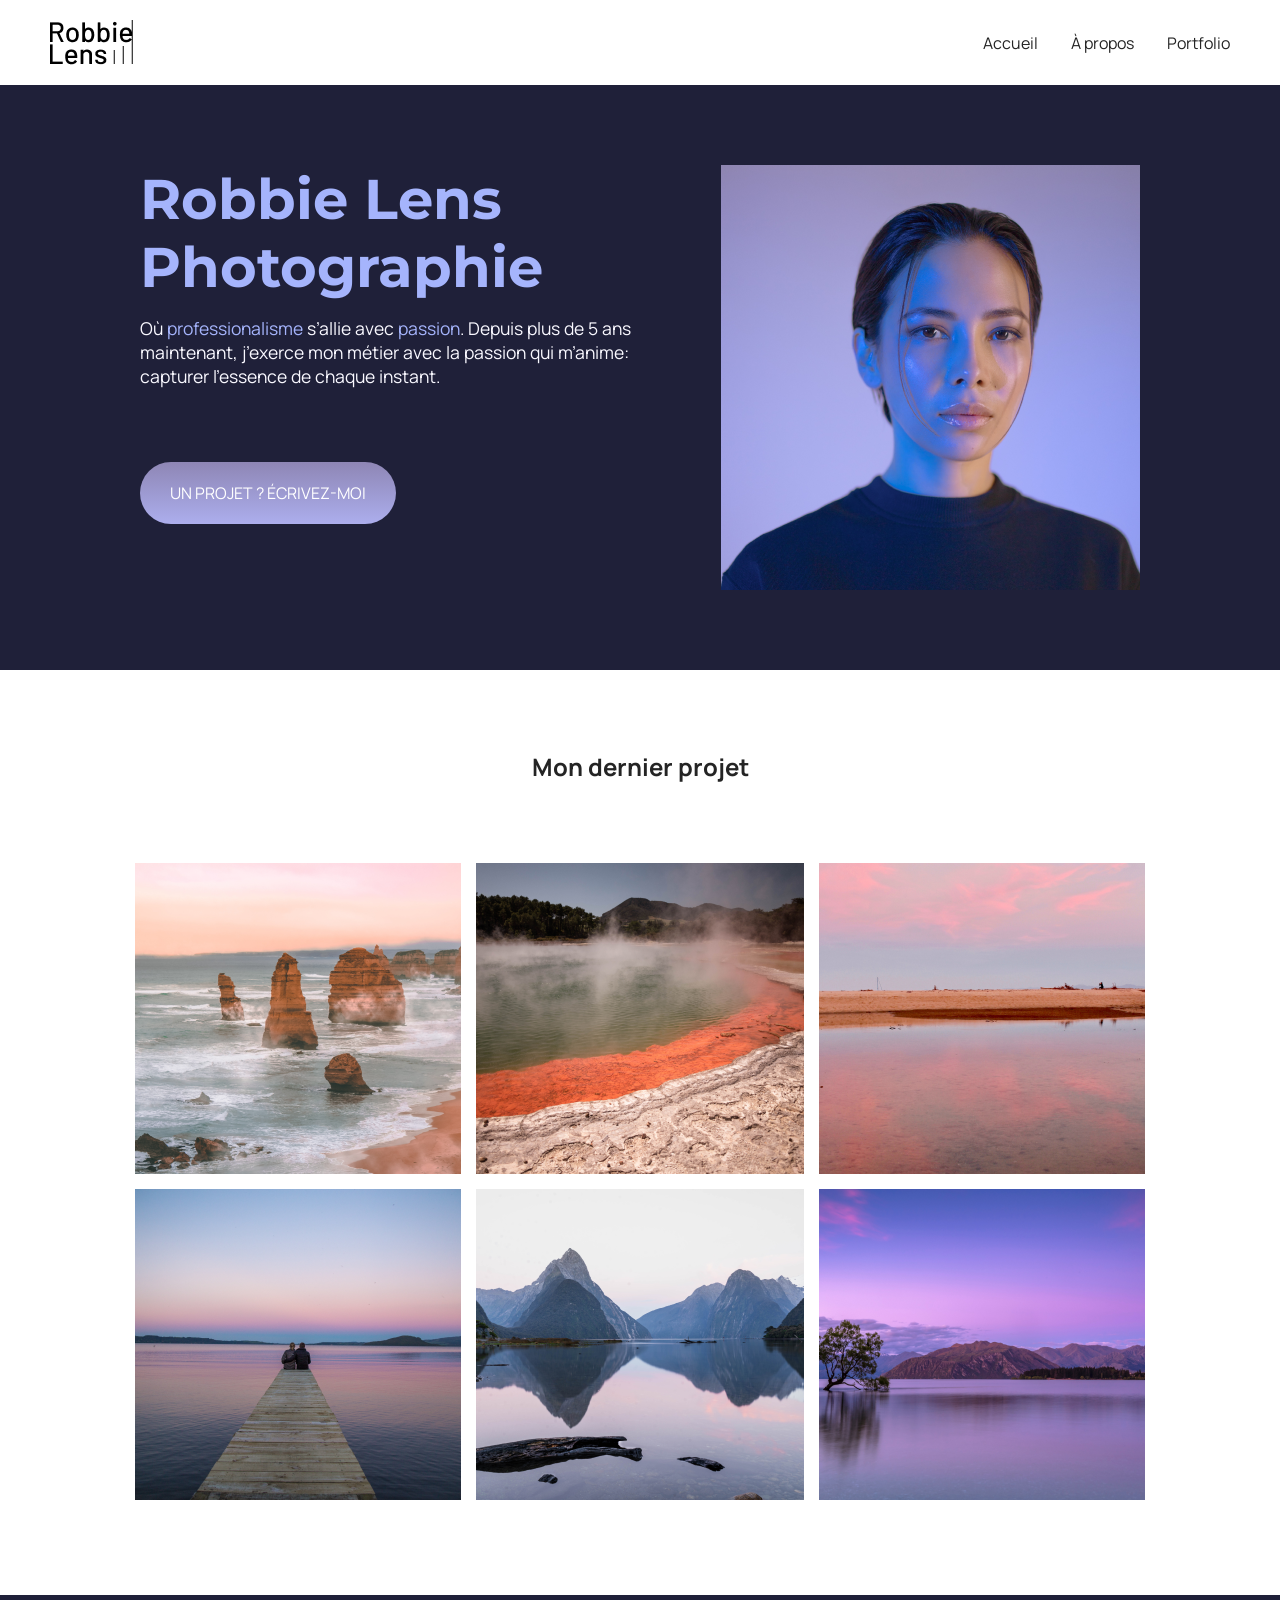
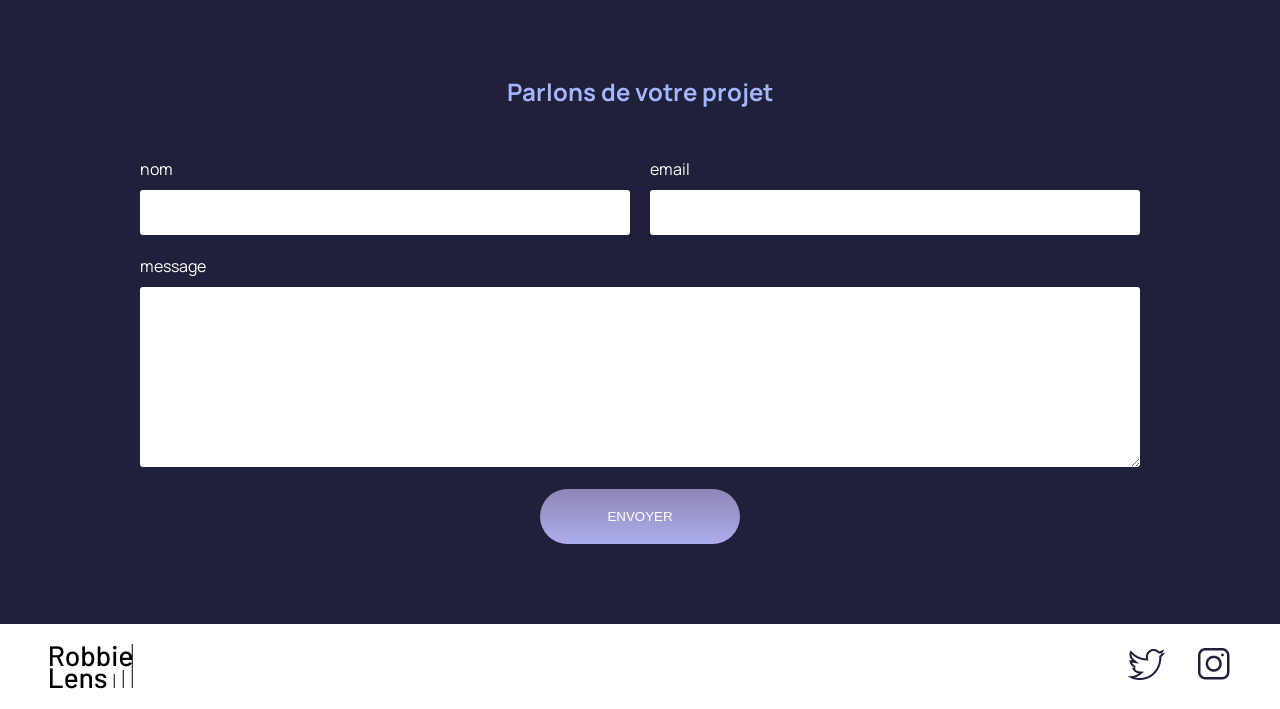
<file: index.html>
<!DOCTYPE html>
  <html lang="fr">
  
  <head>
      <meta charset="utf-8" >
      <title>Accueil - Robbie Lens Photographie</title>
      <link href="style/index.css" rel="stylesheet" >
      <link href="style/style.css" rel="stylesheet" >
      <link rel="preconnect" href="https://fonts.googleapis.com">
      <link rel="preconnect" href="https://fonts.gstatic.com" crossorigin>
      <link href="https://fonts.googleapis.com/css2?family=Manrope&family=Montserrat&display=swap" rel="stylesheet">
  </head>
  
  <body>
      <header>
          <nav>
              <img src="images/logo.png" alt="Logo Robbie Lens" >
              <div>
                  <a href="index.html">Accueil</a>
                  <a href="a-propos.html">À propos</a>
                  <a href="portfolio.html">Portfolio</a>
              </div>
          </nav>
      </header>
      <main>
          <section class="accueil-introduction">
              <div>
                  <h1>Robbie Lens Photographie</h1>
                  <p>
                      Où <em>professionalisme</em> s’allie avec <em>passion</em>. Depuis
                      plus de 5 ans maintenant, j’exerce mon métier avec la passion
                      qui m’anime:<br>capturer l’essence de chaque instant.
                  </p><br><br>
                  <a href="index.html#contact" class="cta">UN PROJET ? ÉCRIVEZ-MOI</a>
              </div>
              <img src="images/robbie-lens.png" alt="Portrait avec effet de la photographe Robbie Lens" >
          </section>
          <section class="accueil-photos">
              <h2>Mon dernier projet</h2>
              <div>
                  <img src="images/accueil/element-1.png" alt="Twelve apostles - Australie" >
                  <img src="images/accueil/element-2.png" alt="Wai-O-Tapu - Nouvelle-Zélande" >
                  <img src="images/accueil/element-3.png" alt="Parc National d’Abel Tasman - Nouvelle-Zélande" >
              </div>
              <div>
                  <img src="images/accueil/element-4.png" alt="Lac Rotorua - Nouvelle-Zélande" >
                  <img src="images/accueil/element-5.png" alt="Milford Sound - Nouvelle-Zélande" >
                  <img src="images/accueil/element-6.png" alt="Lac Wanaka - Nouvelle-Zélande" >
              </div>
          </section>
          <section id="contact" class="section-contact">
            <h2>Parlons de votre projet</h2>
            <form method="get" action="#">
                <div class="form-nom-email">
                    <div class="form-column">
                        <label for="nom">nom</label>
                        <input type="text" name="nom" id="nom" >
                    </div>
                    <div class="form-column">
                        <label for="email">email</label>
                        <input type="email" name="email" id="email" >
                    </div>
                </div>
                <label for="message">message</label>
                <textarea name="message" id="message" rows="10"></textarea><br>
                <input type="submit" value="ENVOYER" class="cta" >
            </form>
        </section>
      </main>
      <footer>
          <img src="images/logo.png" alt="Logo Robbie Lens" >
          <div>
              <a target="_blank" href="https://twitter.com/" class="lien-icone">
                  <img src="images/twitter.png" alt="Logo Twitter" >
              </a>
              <a target="_blank" href="https://www.instagram.com/" class="lien-icone">
                  <img src="images/instagram.png" alt="Logo Instagram" >
              </a>
          </div>
      </footer>
  </body>
  
  </html>
</file>
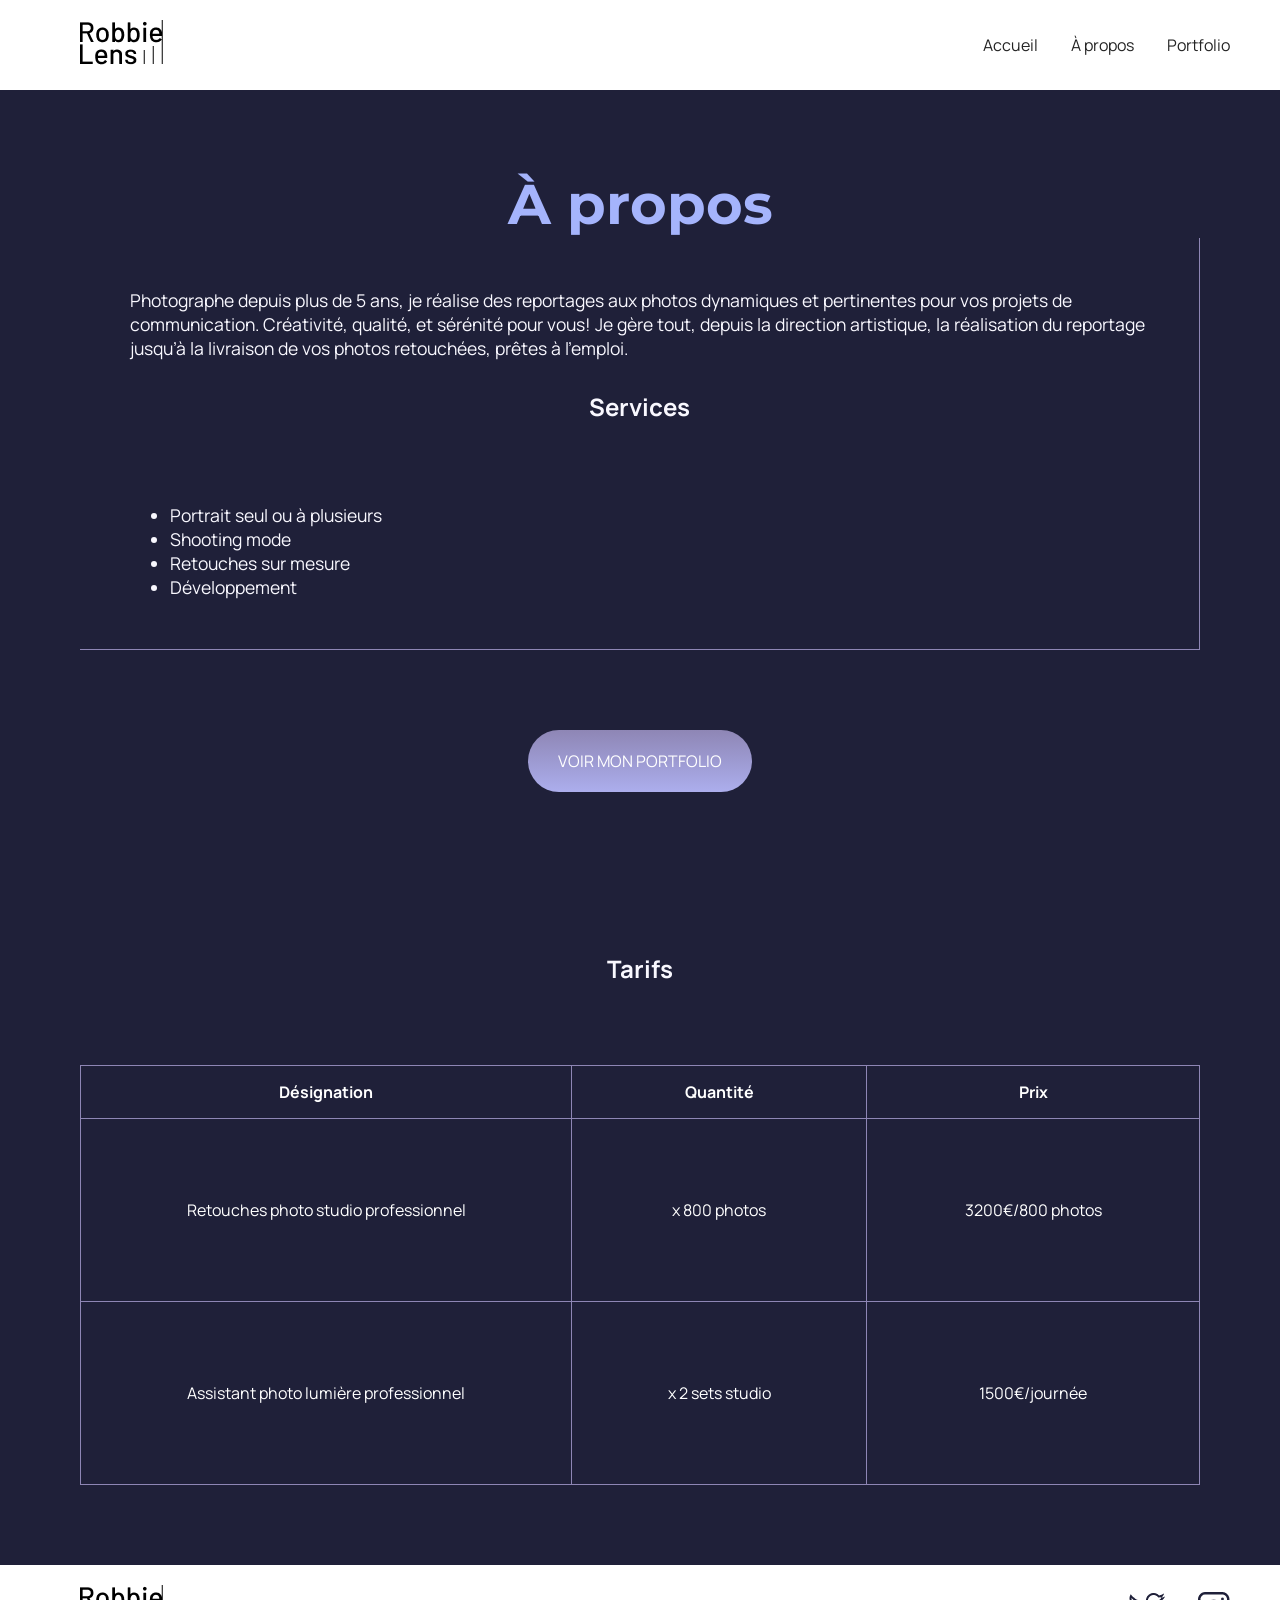
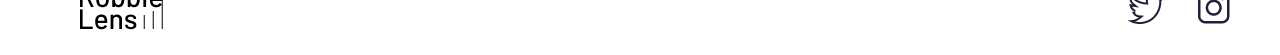
<file: a-propos.html>
<!DOCTYPE html>
<html lang="fr">

<head>
    <meta charset="utf-8" >
    <title>À propos - Robbie Lens Photographie</title>
    <link href="style/a-propos.css" rel="stylesheet" >
    <link href="style/style.css" rel="stylesheet" >
    <link rel="preconnect" href="https://fonts.googleapis.com">
    <link rel="preconnect" href="https://fonts.gstatic.com" crossorigin>
    <link href="https://fonts.googleapis.com/css2?family=Manrope&family=Montserrat&display=swap" rel="stylesheet">
</head>

<body>
    <header>
        <nav>
            <a href="index.html" class="lien-icone">
                <img src="images/logo.png" alt="Logo Robbie Lens" >
            </a>
            
            <div>
                <a href="index.html">Accueil</a>
                <a href="a-propos.html">À propos</a>
                <a href="portfolio.html">Portfolio</a>
            </div>
        </nav>
    </header>
    <main class="a-propos-main">
        <section>
            <h1>À propos</h1>
            <div class="carre-contenu">
                <p>
                    Photographe depuis plus de 5 ans, je réalise des reportages aux photos dynamiques et pertinentes
                    pour
                    vos
                    projets de communication. Créativité, qualité, et sérénité pour vous! Je gère tout, depuis la
                    direction
                    artistique, la réalisation du reportage jusqu’à la livraison de vos photos retouchées, prêtes à
                    l’emploi.
                </p>
                <h2>Services</h2>
                <ul>
                    <li>Portrait seul ou à plusieurs</li>
                    <li>Shooting mode</li>
                    <li>Retouches sur mesure</li>
                    <li>Développement</li>
                </ul>
            </div>
            <div>
                <a href="portfolio.html" class="cta">VOIR MON PORTFOLIO</a>
            </div>
        </section>
        <section class="section-tarifs">
            <h2>Tarifs</h2>
            <table>
                <thead>
                    <tr>
                        <th>Désignation</th>
                        <th>Quantité</th>
                        <th>Prix</th>
                    </tr>
                </thead>
                <tbody>
                    <tr>
                        <td>Retouches photo
                            studio professionnel</td>
                        <td>x 800 photos</td>
                        <td>3200€/800 photos</td>
                    </tr>
                    <tr>
                        <td>Assistant photo
                            lumière professionnel</td>
                        <td>x 2 sets studio</td>
                        <td>1500€/journée</td>
                    </tr>
                </tbody>
            </table>
            </h2>

        </section>
    </main>
    <footer>
        <a href="index.html" class="lien-icone">
            <img src="images/logo.png" alt="Logo Robbie Lens" >
        </a>
        <div>
            <a target="_blank" href="https://twitter.com/" class="lien-icone">
                <img src="images/twitter.png" alt="Logo Twitter" >
            </a>
            <a target="_blank" href="https://www.instagram.com/" class="lien-icone">
                <img src="images/instagram.png" alt="Logo Instagram" >
            </a>
        </div>
    </footer>
</body>

</html>
</file>
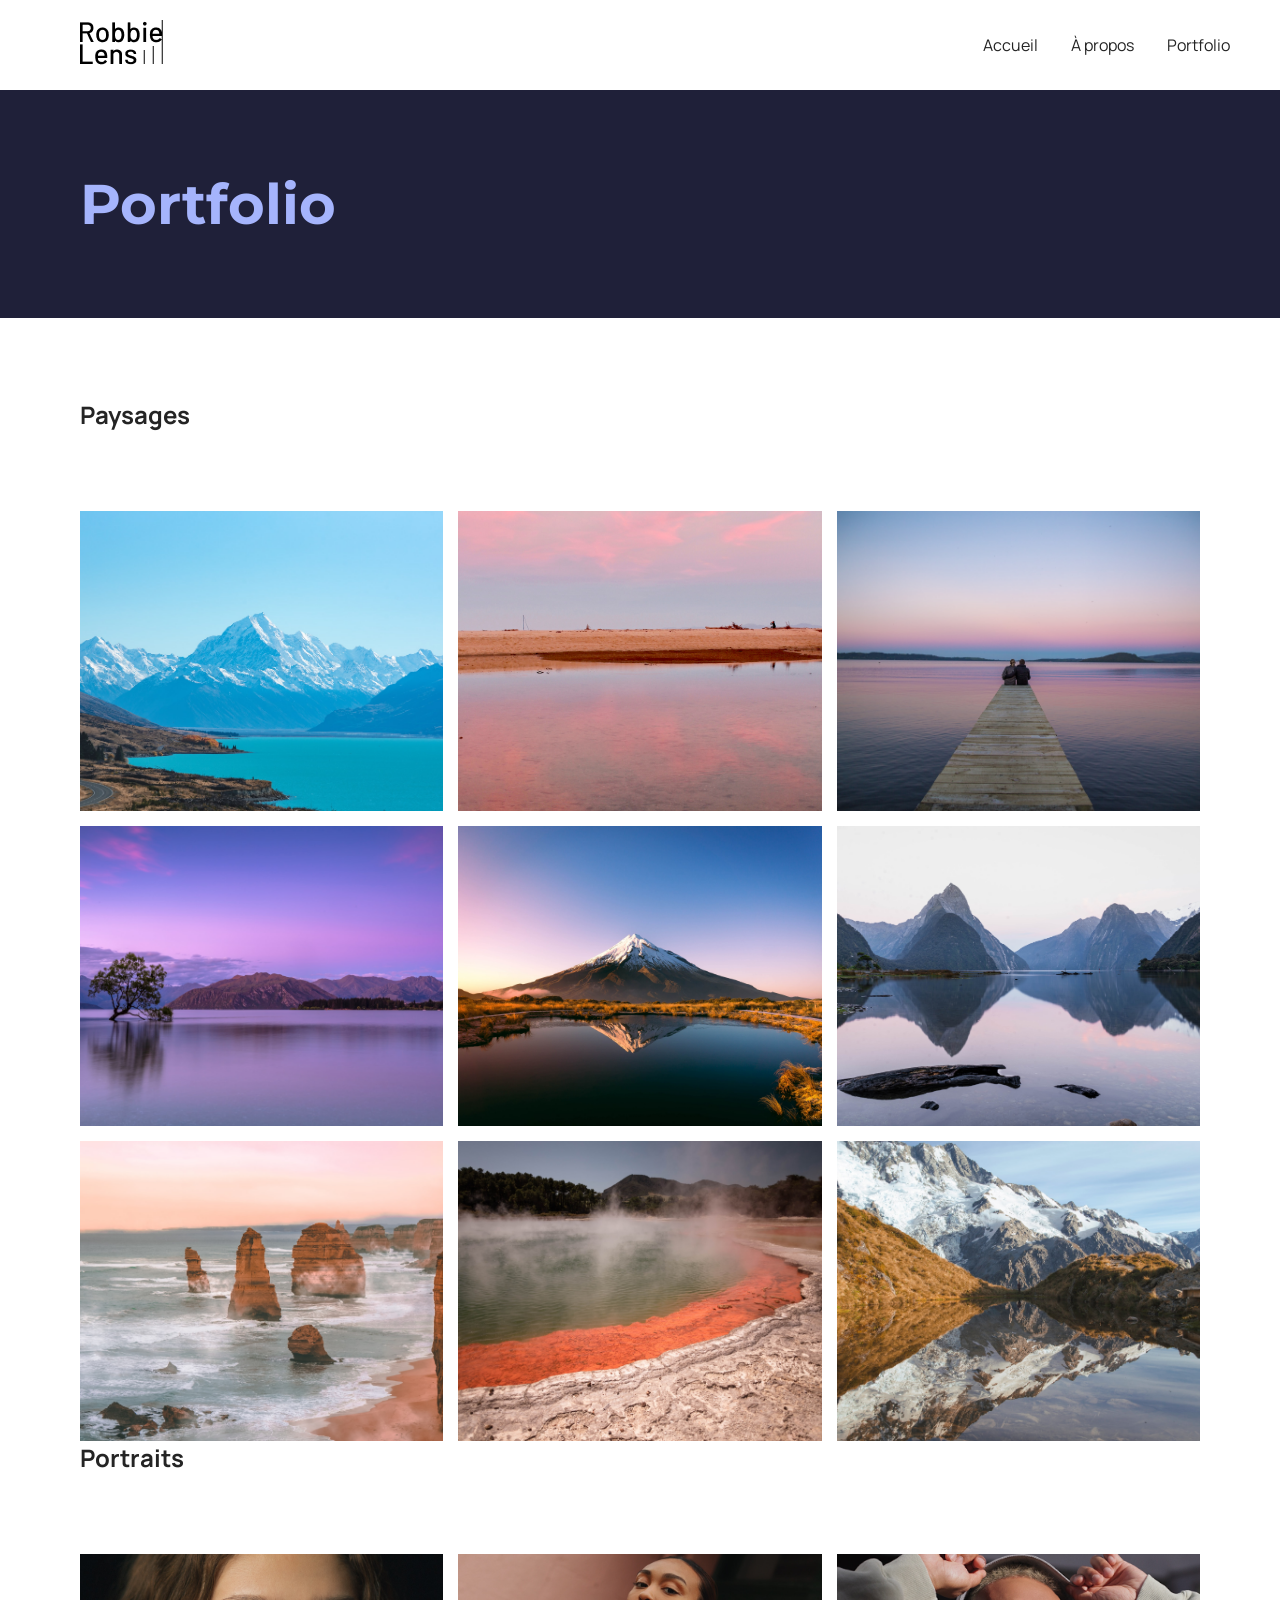
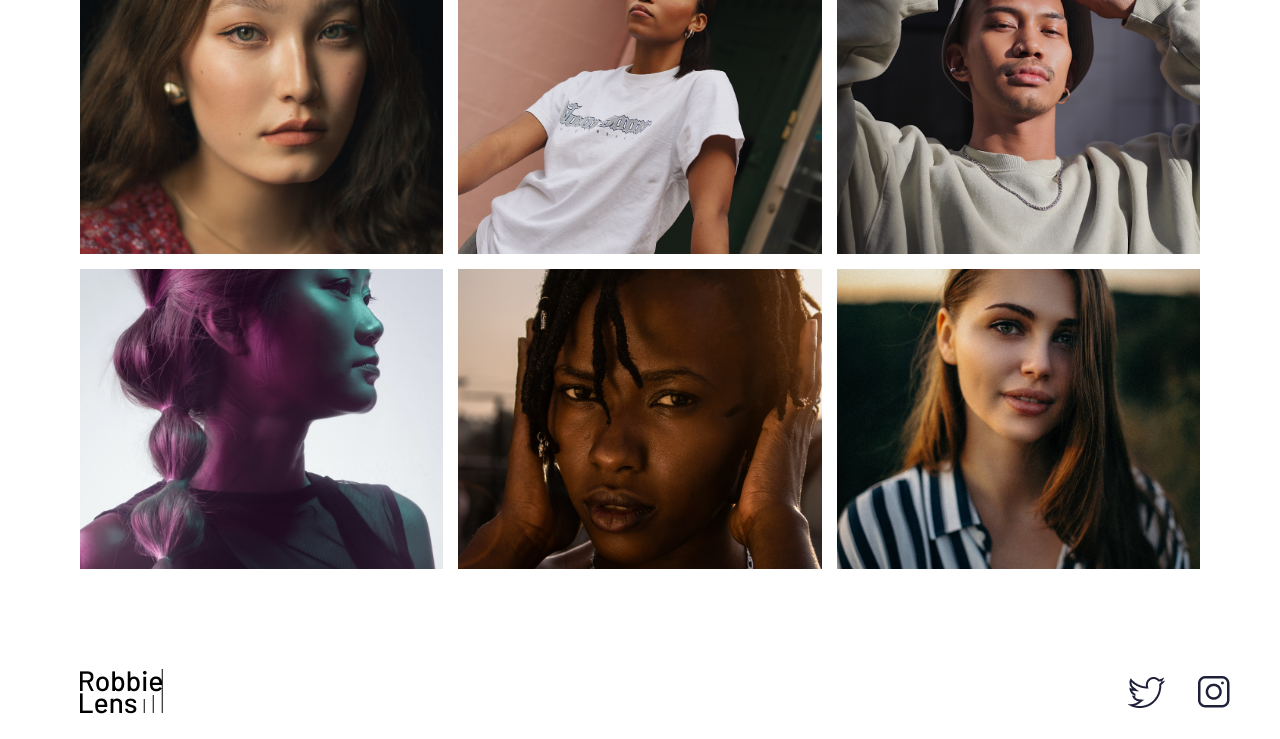
<file: portfolio.html>
<!DOCTYPE html>
<html lang="fr">

<head>
    <meta charset="utf-8" >
    <title>Portfolio - Robbie Lens Photographie</title>
    <link href="style/portfolio.css" rel="stylesheet" >
    <link href="style/style.css" rel="stylesheet" >
    <link rel="preconnect" href="https://fonts.googleapis.com">
    <link rel="preconnect" href="https://fonts.gstatic.com" crossorigin>
    <link href="https://fonts.googleapis.com/css2?family=Manrope&family=Montserrat&display=swap" rel="stylesheet">
</head>

<body>
    <header>
        <nav>
            <a href="index.html" class="lien-icone">
                <img src="images/logo.png" alt="Logo Robbie Lens" >
            </a>
            <div>
                <a href="index.html">Accueil</a>
                <a href="a-propos.html">À propos</a>
                <a href="portfolio.html">Portfolio</a>
            </div>
        </nav>
    </header>
    <main>
        <section>
            <h1>Portfolio</h1>
        </section>
        <section class="portfolio-section-photos">
            <h2>Paysages</h2>
            <div class="grid-paysages">
                <a href="images/portfolio/paysage1.jpg" class="lien-conteneur-photo">
                    <img src="images/portfolio/paysage1.jpg" alt="Mont Aoraki - Nouvelle-Zélande" >
                    <div class="photo-hover">Voir la photo</div>
                </a>
                <a href="images/portfolio/paysage2.jpg" class="lien-conteneur-photo">
                    <img src="images/portfolio/paysage2.jpg" alt="Parc National d’Abel Tasman - Nouvelle-Zélande" >
                    <div class="photo-hover">Voir la photo</div>
                </a>
                <a href="images/portfolio/paysage3.jpg" class="lien-conteneur-photo">
                    <img src="images/portfolio/paysage3.jpg" alt="Lac Rotorua - Nouvelle-Zélande" >
                    <div class="photo-hover">Voir la photo</div>
                </a>
                <a href="images/portfolio/paysage4.jpg" class="lien-conteneur-photo">
                    <img src="images/portfolio/paysage4.jpg" alt="Lac Wanaka - Nouvelle-Zélande" >
                    <div class="photo-hover">Voir la photo</div>
                </a>
                <a href="images/portfolio/paysage5.jpg" class="lien-conteneur-photo">
                    <img src="images/portfolio/paysage5.jpg" alt="Mont Taranaki - Nouvelle-Zélande" >
                    <div class="photo-hover">Voir la photo</div>
                </a>
                <a href="images/portfolio/paysage6.jpg" class="lien-conteneur-photo">
                    <img src="images/portfolio/paysage6.jpg" alt="Milford Sound - Nouvelle-Zélande" >
                    <div class="photo-hover">Voir la photo</div>
                </a>
                <a href="images/portfolio/paysage7.jpg" class="lien-conteneur-photo">
                    <img src="images/portfolio/paysage7.jpg" alt="Twelve Apostle - Australie" >
                    <div class="photo-hover">Voir la photo</div>
                </a>
                <a href="images/portfolio/paysage8.jpg" class="lien-conteneur-photo">
                    <img src="images/portfolio/paysage8.jpg" alt="Wai-O-Tapu - Nouvelle-Zélande" >
                    <div class="photo-hover">Voir la photo</div>
                </a>
                <a href="images/portfolio/paysage9.jpg" class="lien-conteneur-photo">
                    <img src="images/portfolio/paysage9.jpg" alt="Mont Cook - Nouvelle Zélande" >
                    <div class="photo-hover">Voir la photo</div>
                </a>
            </div>
            <h2>Portraits</h2>
            <div class="grid-portraits">
                <a href="images/portfolio/portrait1.jpg" class="lien-conteneur-photo">
                    <img src="images/portfolio/portrait1.jpg" alt="Portrait jeune femme 1" >
                    <div class="photo-hover">Voir la photo</div>
                </a>
                <a href="images/portfolio/portrait2.jpg" class="lien-conteneur-photo">
                    <img src="images/portfolio/portrait2.jpg" alt="Portrait jeune femme 2" >
                    <div class="photo-hover">Voir la photo</div>
                </a>
                <a href="images/portfolio/portrait3.jpg" class="lien-conteneur-photo">
                    <img src="images/portfolio/portrait3.jpg" alt="Portrait jeune homme 3" >
                    <div class="photo-hover">Voir la photo</div>
                </a>
                <a href="images/portfolio/portrait4.jpg" class="lien-conteneur-photo">
                    <img src="images/portfolio/portrait4.jpg" alt="Portrait jeune femme 4" >
                    <div class="photo-hover">Voir la photo</div>
                </a>
                <a href="images/portfolio/portrait5.jpg" class="lien-conteneur-photo">
                    <img src="images/portfolio/portrait5.jpg" alt="Portrait jeune femme 5" >
                    <div class="photo-hover">Voir la photo</div>
                </a>
                <a href="images/portfolio/portrait6.jpg" class="lien-conteneur-photo">
                    <img src="images/portfolio/portrait6.jpg" alt="Portrait jeune femme 6" >
                    <div class="photo-hover">Voir la photo</div>
                </a>

            </div>
        </section>
    </main>
    <footer>
        <a href="index.html" class="lien-icone">
            <img src="images/logo.png" alt="Logo Robbie Lens" >
        </a>
        <div>
            <a target="_blank" href="https://twitter.com/" class="lien-icone">
                <img src="images/twitter.png" alt="Logo Twitter" >
            </a>
            <a target="_blank" href="https://www.instagram.com/" class="lien-icone">
                <img src="images/instagram.png" alt="Logo Instagram" >
            </a>
        </div>
    </footer>
</body>

</html>
<!-- REVOIR CODE!-->
</file>
<file: style/index.css>
.accueil-photos {
  background-color: white;
  padding: 80px;
}

.accueil-photos h2 {
  color: #242424;
  text-align: center;
  margin-bottom: 80px;
}

.accueil-photos div {
  display: flex;
  flex-direction: row;
  gap: 15px;
  justify-content: center;
  margin-bottom: 15px;
}

.accueil-introduction {
  display: flex;
  flex-direction: row;
  max-width: 1000px;
  align-items: flex-start;
  margin: auto;
}

.accueil-introduction h1 {
  margin-bottom: 15px;
}

.accueil-introduction p {
  margin-bottom: 30px;
}

.accueil-introduction div {
  padding-right: 80px;
}




.section-contact h2 {
  color: #a5b4fc;
  text-align: center;
  margin-bottom: 50px;
}

.form-nom-email{
  display: flex;
  flex-direction: row;
  gap: 20px;
}

.form-column{
  flex: 1;
  display: flex;
  flex-direction: column;          
  margin-bottom: 20px;
}

form{
  display: flex;
  flex-direction: column;
  margin: auto;
  color: white;
  max-width:1000px;
}

label {
  margin-bottom: 10px;
}


input,
textarea {
  padding: 15px;
  border-radius: 3px;
  border: none;
}

input[type="submit"] {
  width: 200px;
  margin-top: 30px;
  margin: auto;
}

@media screen and (max-width: 996px) {
  .accueil-introduction {
    flex-direction: column;
    align-items: center;
    justify-content: center;
  }

  .accueil-introduction div {
    padding-right: 0;
    text-align: center;
    order: 2;  /*revoir*/
  }

  .accueil-introduction img {
    order: 1;
    margin-bottom: 20px;
    width: 100%;
  }

  .accueil-photos {
    padding: 20px;
  }

  .accueil-photos div {
    flex-direction: column;
  }

  .section-contact {
    padding: 50px 20px;
  }

  .form-nom-email {
    flex-direction: column;
    gap: 0;
  }
}
</file>
<file: style/style.css>
* {
  margin: 0;
}

body {
  font-family: 'Manrope', sans-serif;
  font-size: 1em;
  background-color: #1f2039;
}

a {
  color: #242424;
  text-decoration: none;
}

em {
  color: #a5b4fc;
  font-style: normal;
}

h1 {
  font-size: 3.5em;
  color: #a5b4fc;
  font-family: 'Montserrat', sans-serif;
}

h2 {
  color: #f9f8ff;
}

p,
li {
  font-size: 1.1em;
  color: #f9f8ff;
}

header,
footer {
  background-color: white;
  padding: 20px 50px;
}

.cta {
  display: inline-block;
  background: linear-gradient(#8e86b5, #acaeed);
  color: white;
  border-radius: 50px;
  padding: 20px 30px;
}

a:hover {
  text-decoration: underline;
}

.cta:hover {
  background: linear-gradient(#696484, #8788ba);
  text-decoration: none;
}

.lien-icone {
  margin-left: 30px;
}

.lien-icone:hover {
  opacity: 0.5;
}

section {
  padding: 80px;
}

footer,
nav {
  display: flex;
  flex-direction: row;
  align-items: center;
  justify-content: space-between;
}

nav a {
  margin-left: 30px;
}

@media screen and (max-width: 996px) {
  header nav {
    flex-direction: column;
    align-items: center;
    justify-content: center;
  }

  header nav img {
    margin-bottom: 20px;
  }

  header,
  footer {
    padding: 20px 20px;
  }

  h1 {
    font-size: 2em;
  }

  section {
    padding: 50px 20px 50px 20px;
  }

  nav a {
    margin-left: 10px;
    margin-right: 10px;
  }
}
</file>
<file: style/a-propos.css>
.carre-contenu {
  border-right: 1px solid #8e86b5;
  border-bottom: 1px solid #8e86b5;
  padding: 50px;
  margin-bottom: 80px;
}

.carre-contenu h2 {
  margin-top: 30px;
}

.carre-contenu ul {
  margin-top: 30px;
}

.carre-contenu + div {
  text-align: center;
}

.a-propos-main {
  margin: auto;
}

table {
  color: white;
  text-align: center;
  width: 100%;
  border-collapse: collapse;
}

th,td{
  border: 1px solid #8e86b5 ;
  padding: 15px;
}

td{
  padding: 80px;
}

h2 {
  margin-bottom: 80px;
}

h1,
h2 {
  text-align: center;
}

@media screen and (max-width: 996px) {
  .section-tarifs {
    display: none;
  }
}
</file>
<file: style/portfolio.css>
.portfolio-section-photos {
  background-color: white;
}

.portfolio-section-photos h2 {
  color: #242424;
  margin-bottom: 80px;
}

.grid-paysages {
  display: grid;
  grid-template-columns: 1fr 1fr 1fr;
  grid-template-rows: 300px 300px 300px;
  gap: 15px;
}

.grid-portraits {
  display: grid;
  grid-template-columns: 1fr 1fr 1fr;
  grid-template-rows: 300px 300px;
  gap: 15px;
}

.grid-paysages img,
.grid-portraits img {
  width: 100%;
  height: 100%;
  object-fit: cover;
}

.lien-conteneur-photo {
  position: relative;
}

.photo-hover {
  position: absolute;
  top: 0;
  left: 0;
  right: 0;
  bottom: 0;
  display: flex;
  align-items: center;
  justify-content: center;
  font-size: 1.5em;
  color: white;
  background-color: rgba(0, 0, 0, 0.7);
  display: none;
}

.lien-conteneur-photo:hover .photo-hover {
  display: flex;
}

@media screen and (max-width: 996px) { 
  .grid-paysages {
    grid-template-columns: 1fr;
    gap: 15px;
  }

  .grid-portraits {
    grid-template-columns: 1fr;
    gap: 15px;
  }
}
</file>
